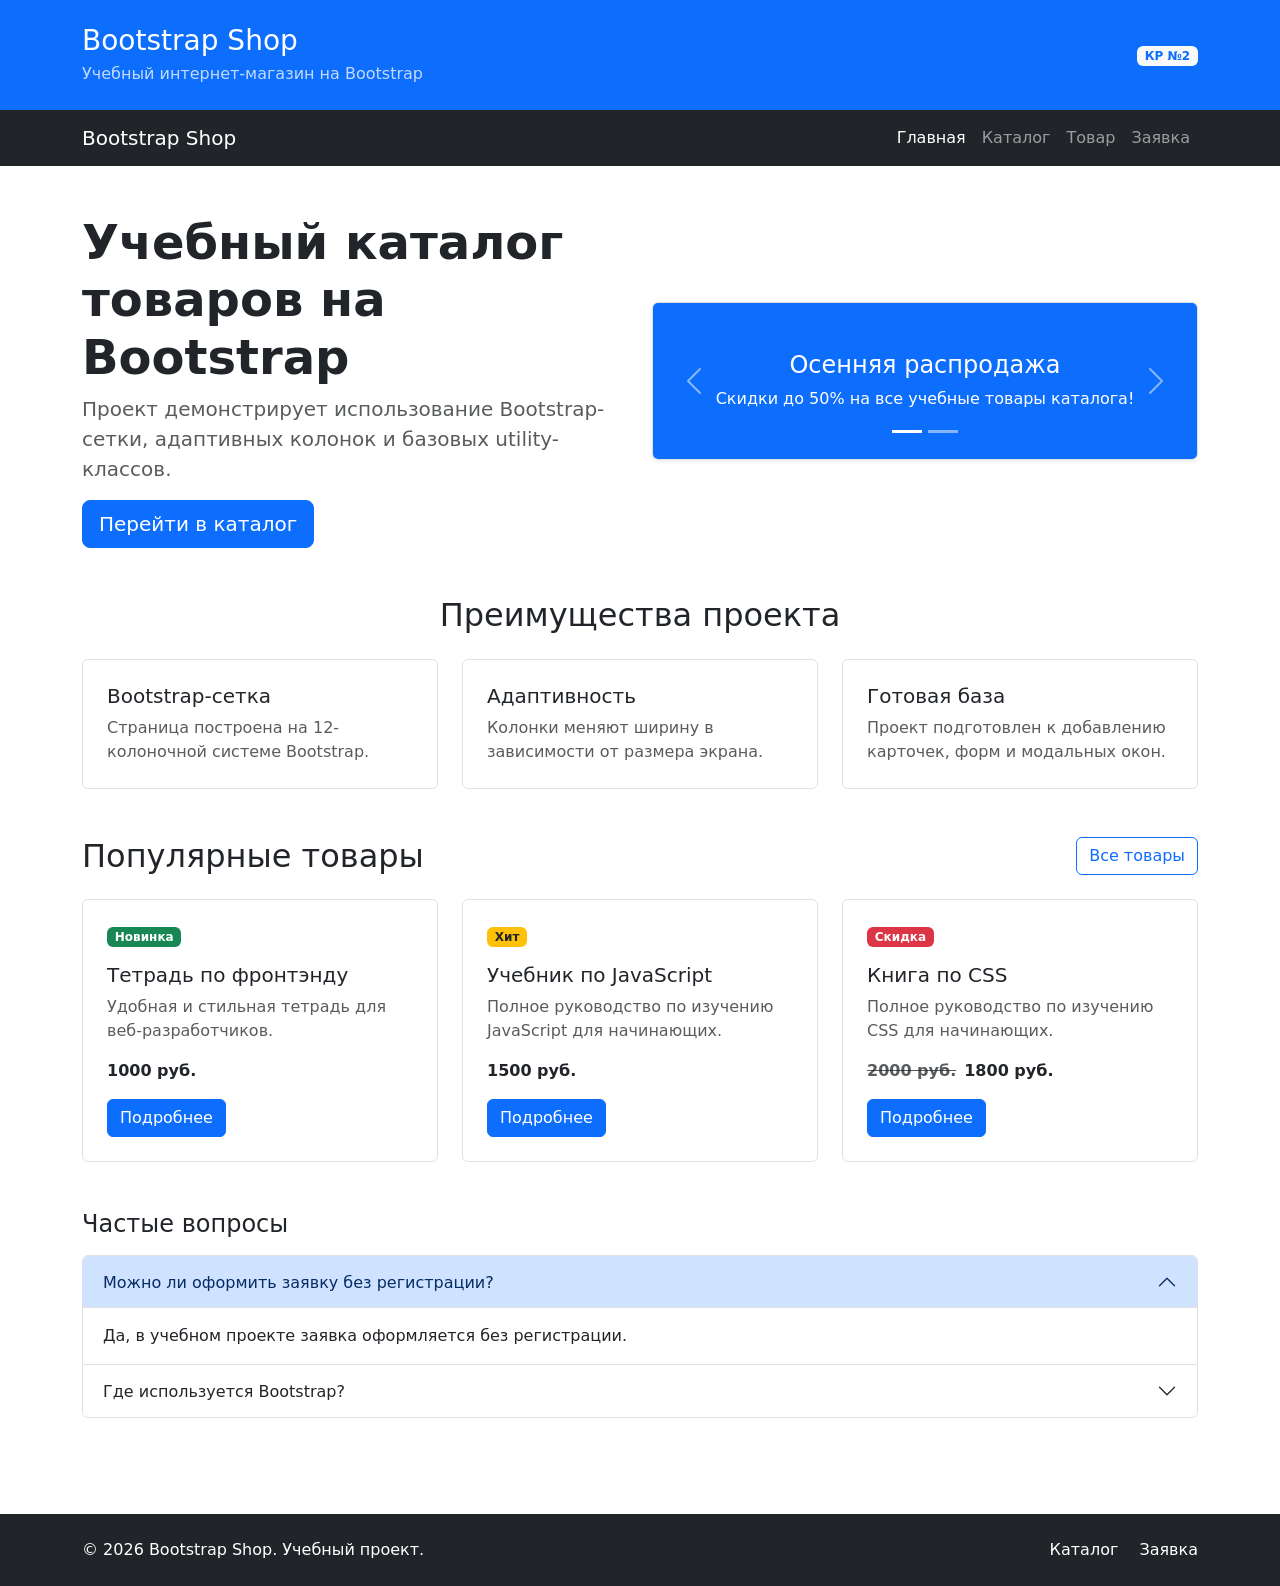
<file: index.html>
<!doctype html>
<html lang="ru">
  <head>
    <link rel="stylesheet" href="vendor/bootstrap/css/bootstrap.min.css" />
    <link rel="stylesheet" href="css/custom.css" />
    <meta charset="UTF-8" />
    <meta name="viewport" content="width=device-width, initial-scale=1.0" />
    <title>Главная — Bootstrap Shop</title>
  </head>
  <body>
    <header class="bg-primary text-white py-4">
      <div class="container">
        <div class="row align-items-center">
          <div class="col-12 col-md-8">
            <h1 class="h3 mb-1">Bootstrap Shop</h1>
            <p class="mb-0 opacity-75">Учебный интернет-магазин на Bootstrap</p>
          </div>

          <div class="col-12 col-md-4 text-md-end mt-3 mt-md-0">
            <span class="badge bg-light text-primary"> КР №2 </span>
          </div>
        </div>
      </div>
    </header>
    <nav class="navbar navbar-expand-lg navbar-dark bg-dark">
      <div class="container">
        <a class="navbar-brand" href="index.html">Bootstrap Shop</a>

        <button
          class="navbar-toggler"
          type="button"
          data-bs-toggle="collapse"
          data-bs-target="#mainNavbar"
          aria-controls="mainNavbar"
          aria-expanded="false"
          aria-label="Переключить навигацию"
        >
          <span class="navbar-toggler-icon"></span>
        </button>

        <div class="collapse navbar-collapse" id="mainNavbar">
          <ul class="navbar-nav ms-auto">
            <li class="nav-item">
              <a class="nav-link active" aria-current="page" href="index.html"
                >Главная</a
              >
            </li>
            <li class="nav-item">
              <a class="nav-link" href="catalog.html">Каталог</a>
            </li>
            <li class="nav-item">
              <a class="nav-link" href="product.html">Товар</a>
            </li>
            <li class="nav-item">
              <a class="nav-link" href="order.html">Заявка</a>
            </li>
          </ul>
        </div>
      </div>
    </nav>
    <main>
      <section class="container my-5">
        <div class="row align-items-center g-4">
          <div class="col-12 col-lg-6">
            <h2 class="display-5 fw-bold">
              Учебный каталог товаров на Bootstrap
            </h2>
            <p class="lead text-muted">
              Проект демонстрирует использование Bootstrap-сетки, адаптивных
              колонок и базовых utility-классов.
            </p>
            <a class="btn btn-primary btn-lg" href="catalog.html">
              Перейти в каталог
            </a>
          </div>

          <div class="col-12 col-lg-6">
            <div
              id="promoCarousel"
              class="carousel slide border rounded shadow-sm overflow-hidden"
              data-bs-ride="carousel"
            >
              <!-- Индикаторы слайдера -->
              <div class="carousel-indicators">
                <button
                  type="button"
                  data-bs-target="#promoCarousel"
                  data-bs-slide-to="0"
                  class="active"
                  aria-current="true"
                  aria-label="Слайд 1"
                ></button>
                <button
                  type="button"
                  data-bs-target="#promoCarousel"
                  data-bs-slide-to="1"
                  aria-label="Слайд 2"
                ></button>
              </div>

              <!-- Слайды -->
              <div class="carousel-inner">
                <div
                  class="carousel-item active bg-primary text-white p-5 text-center"
                >
                  <h3 class="h4">Осенняя распродажа</h3>
                  <p class="mb-0">
                    Скидки до 50% на все учебные товары каталога!
                  </p>
                </div>
                <div class="carousel-item bg-dark text-white p-5 text-center">
                  <h3 class="h4">Новая коллекция</h3>
                  <p class="mb-0">Поступление новых позиций уже на сайте.</p>
                </div>
              </div>

              <button
                class="carousel-control-prev"
                type="button"
                data-bs-target="#promoCarousel"
                data-bs-slide="prev"
              >
                <span
                  class="carousel-control-prev-icon"
                  aria-hidden="true"
                ></span>
                <span class="visually-hidden">Предыдущий</span>
              </button>
              <button
                class="carousel-control-next"
                type="button"
                data-bs-target="#promoCarousel"
                data-bs-slide="next"
              >
                <span
                  class="carousel-control-next-icon"
                  aria-hidden="true"
                ></span>
                <span class="visually-hidden">Следующий</span>
              </button>
            </div>
          </div>
        </div>
      </section>
      <section class="container my-5">
        <h2 class="text-center mb-4">Преимущества проекта</h2>

        <div class="row g-4">
          <div class="col-12 col-md-4">
            <div class="p-4 border rounded h-100 bg-white">
              <h3 class="h5">Bootstrap-сетка</h3>
              <p class="mb-0 text-muted">
                Страница построена на 12-колоночной системе Bootstrap.
              </p>
            </div>
          </div>

          <div class="col-12 col-md-4">
            <div class="p-4 border rounded h-100 bg-white">
              <h3 class="h5">Адаптивность</h3>
              <p class="mb-0 text-muted">
                Колонки меняют ширину в зависимости от размера экрана.
              </p>
            </div>
          </div>

          <div class="col-12 col-md-4">
            <div class="p-4 border rounded h-100 bg-white">
              <h3 class="h5">Готовая база</h3>
              <p class="mb-0 text-muted">
                Проект подготовлен к добавлению карточек, форм и модальных окон.
              </p>
            </div>
          </div>
        </div>
      </section>

      <section class="container my-5">
        <div class="d-flex justify-content-between align-items-center mb-4">
          <h2 class="mb-0">Популярные товары</h2>
          <a class="btn btn-outline-primary" href="catalog.html">
            Все товары
          </a>
        </div>

        <div class="row g-4">
          <div class="col-12 col-md-6 col-lg-4">
            <div class="border rounded h-100 p-4">
              <span class="badge bg-success mb-3">Новинка</span>
              <h3 class="h5">Тетрадь по фронтэнду</h3>
              <p class="text-muted">Удобная и стильная тетрадь для веб-разработчиков.</p>
              <p class="fw-bold mb-3">1000 руб.</p>
              <a class="btn btn-primary" href="product.html"> Подробнее </a>
            </div>
          </div>

          <div class="col-12 col-md-6 col-lg-4">
            <div class="border rounded h-100 p-4">
              <span class="badge bg-warning text-dark mb-3">Хит</span>
              <h3 class="h5">Учебник по JavaScript</h3>
              <p class="text-muted">Полное руководство по изучению JavaScript для начинающих.</p>
              <p class="fw-bold mb-3">1500 руб.</p>
              <a class="btn btn-primary" href="product.html"> Подробнее </a>
            </div>
          </div>

          <div class="col-12 col-md-6 col-lg-4">
            <div class="border rounded h-100 p-4">
              <span class="badge bg-danger mb-3">Скидка</span>
              <h3 class="h5">Книга по CSS</h3>
              <p class="text-muted">Полное руководство по изучению CSS для начинающих.</p>
              <p class="fw-bold mb-3"><del class="text-muted me-2">2000 руб.</del>1800 руб.</p>
              <a class="btn btn-primary" href="product.html"> Подробнее </a>
            </div>
          </div>
        </div>
      </section>

      <section class="container my-5">
        <h2 class="h4 mb-3">Частые вопросы</h2>

        <div class="accordion" id="faqAccordion">
          <div class="accordion-item">
            <h3 class="accordion-header">
              <button
                class="accordion-button"
                type="button"
                data-bs-toggle="collapse"
                data-bs-target="#faqOne"
                aria-expanded="true"
                aria-controls="faqOne"
              >
                Можно ли оформить заявку без регистрации?
              </button>
            </h3>
            <div
              id="faqOne"
              class="accordion-collapse collapse show"
              data-bs-parent="#faqAccordion"
            >
              <div class="accordion-body">
                Да, в учебном проекте заявка оформляется без регистрации.
              </div>
            </div>
          </div>

          <div class="accordion-item">
            <h3 class="accordion-header">
              <button
                class="accordion-button collapsed"
                type="button"
                data-bs-toggle="collapse"
                data-bs-target="#faqTwo"
                aria-expanded="false"
                aria-controls="faqTwo"
              >
                Где используется Bootstrap?
              </button>
            </h3>
            <div
              id="faqTwo"
              class="accordion-collapse collapse"
              data-bs-parent="#faqAccordion"
            >
              <div class="accordion-body">
                Bootstrap используется для сетки, карточек, форм, навигации,
                сообщений и модальных окон.
              </div>
            </div>
          </div>
        </div>
      </section>
    </main>
    <footer class="bg-dark text-white py-4 mt-5">
      <div class="container">
        <div class="row align-items-center g-3">
          <div class="col-12 col-md-6">
            <p class="mb-0">&copy; 2026 Bootstrap Shop. Учебный проект.</p>
          </div>

          <div class="col-12 col-md-6 text-md-end">
            <a class="text-white text-decoration-none me-3" href="catalog.html">
              Каталог
            </a>
            <a class="text-white text-decoration-none" href="order.html">
              Заявка
            </a>
          </div>
        </div>
      </div>
    </footer>
    <script src="vendor/bootstrap/js/bootstrap.bundle.min.js"></script>
  </body>
</html>
</file>
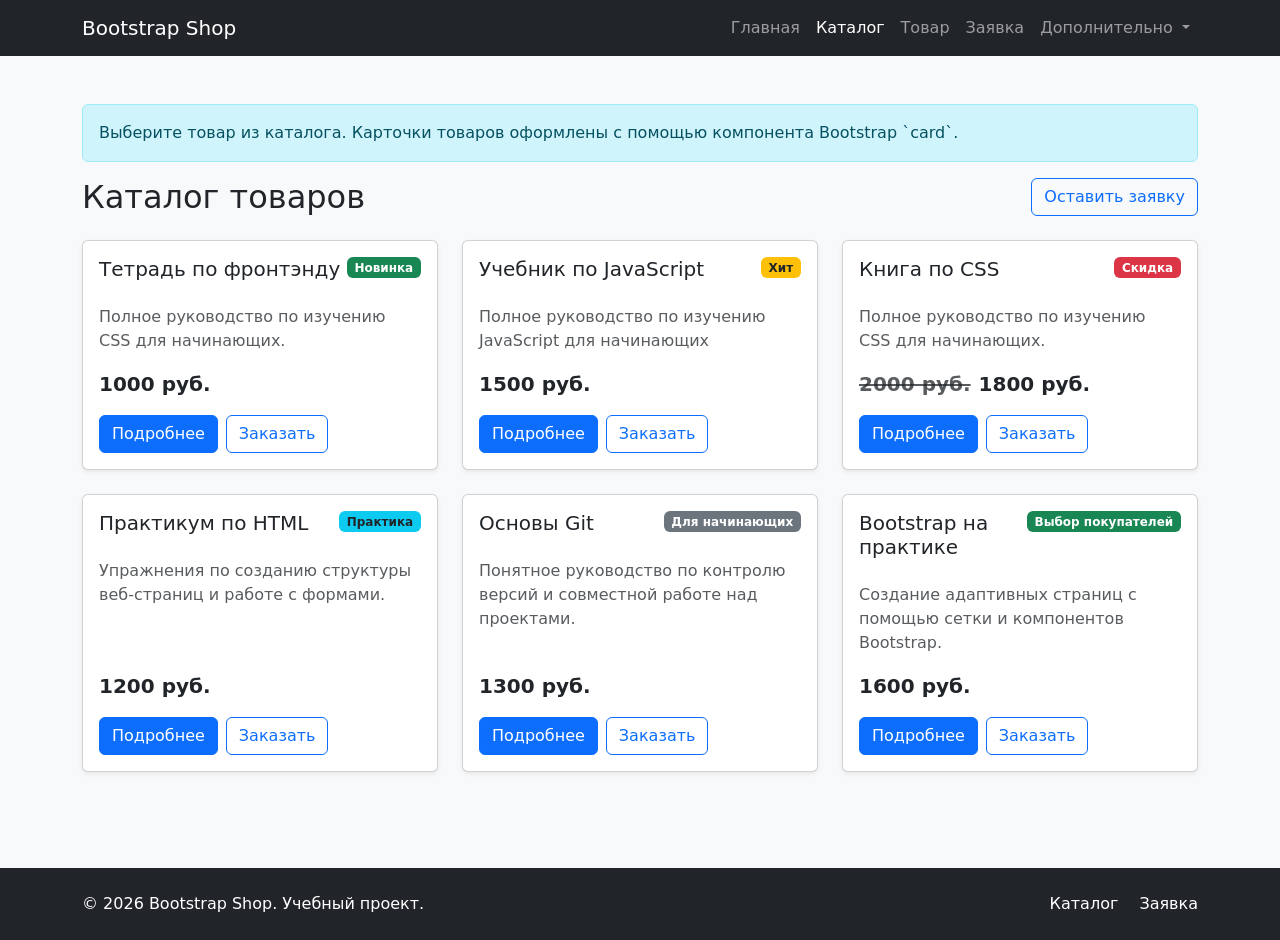
<file: catalog.html>
<!doctype html>
<html lang="ru">
  <head>
    <meta charset="UTF-8" />
    <meta name="viewport" content="width=device-width, initial-scale=1.0" />
    <title>Каталог — Bootstrap Shop</title>

    <link rel="stylesheet" href="vendor/bootstrap/css/bootstrap.min.css" />
    <link rel="stylesheet" href="css/custom.css" />
  </head>
  <body class="bg-light">
    <nav class="navbar navbar-expand-lg navbar-dark bg-dark">
      <div class="container">
        <a class="navbar-brand" href="index.html">Bootstrap Shop</a>

        <button
          class="navbar-toggler"
          type="button"
          data-bs-toggle="collapse"
          data-bs-target="#mainNavbar"
          aria-controls="mainNavbar"
          aria-expanded="false"
          aria-label="Переключить навигацию"
        >
          <span class="navbar-toggler-icon"></span>
        </button>

        <div class="collapse navbar-collapse" id="mainNavbar">
          <ul class="navbar-nav ms-auto">
            <li class="nav-item">
              <a class="nav-link" href="index.html">Главная</a>
            </li>

            <li class="nav-item">
              <a class="nav-link active" aria-current="page" href="catalog.html"
                >Каталог</a
              >
            </li>

            <li class="nav-item">
              <a class="nav-link" href="product.html">Товар</a>
            </li>

            <li class="nav-item">
              <a class="nav-link" href="order.html">Заявка</a>
            </li>

            <li class="nav-item dropdown">
              <a
                class="nav-link dropdown-toggle"
                href="#"
                role="button"
                data-bs-toggle="dropdown"
                aria-expanded="false"
              >
                Дополнительно
              </a>
              <ul class="dropdown-menu">
                <li>
                  <a class="dropdown-item" href="catalog.html">Все товары</a>
                </li>
                <li>
                  <a class="dropdown-item" href="order.html">Оформить заявку</a>
                </li>
                <li>
                  <a class="dropdown-item" href="index.html#popular"
                    >Популярное</a
                  >
                </li>
              </ul>
            </li>
          </ul>
        </div>
      </div>
    </nav>

    <main class="container my-5">
      <div class="alert alert-info" role="alert">
        Выберите товар из каталога. Карточки товаров оформлены с помощью
        компонента Bootstrap `card`.
      </div>

      <div class="d-flex justify-content-between align-items-center mb-4">
        <h1 class="h2 mb-0">Каталог товаров</h1>
        <a class="btn btn-outline-primary" href="order.html">
          Оставить заявку
        </a>
      </div>

      <div class="row g-4">
        <div class="col-12 col-md-6 col-lg-4">
          <div class="card h-100 shadow-sm">
            <div class="card-body d-flex flex-column">
              <div
                class="d-flex justify-content-between align-items-start mb-3"
              >
                <h2 class="card-title h5">Тетрадь по фронтэнду</h2>
                <span class="badge bg-success">Новинка</span>
              </div>

              <p class="card-text text-muted">
                Полное руководство по изучению CSS для начинающих.
              </p>

              <p class="fw-bold fs-5 mt-auto">1000 руб.</p>

              <div class="d-flex gap-2">
                <a class="btn btn-primary" href="product.html">Подробнее</a>
                <button
                  class="btn btn-outline-primary"
                  type="button"
                  data-bs-toggle="modal"
                  data-bs-target="#orderModal"
                >
                  Заказать
                </button>
              </div>
            </div>
          </div>
        </div>
        
        <div class="col-12 col-md-6 col-lg-4">
          <div class="card h-100 shadow-sm">
            <div class="card-body d-flex flex-column">
              <div
                class="d-flex justify-content-between align-items-start mb-3"
              >
                <h2 class="card-title h5">Учебник по JavaScript</h2>
                <span class="badge bg-warning text-dark">Хит</span>
              </div>

              <p class="card-text text-muted">
                Полное руководство по изучению JavaScript для начинающих
              </p>

              <p class="fw-bold fs-5 mt-auto">1500 руб.</p>

              <div class="d-flex gap-2">
                <a class="btn btn-primary" href="product.html">Подробнее</a>
                <button
                  class="btn btn-outline-primary"
                  type="button"
                  data-bs-toggle="modal"
                  data-bs-target="#orderModal"
                >
                  Заказать
                </button>
              </div>
            </div>
          </div>
        </div>

        <div class="col-12 col-md-6 col-lg-4">
          <div class="card h-100 shadow-sm">
            <div class="card-body d-flex flex-column">
              <div
                class="d-flex justify-content-between align-items-start mb-3"
              >
                <h2 class="card-title h5">Книга по CSS</h2>
                <span class="badge bg-danger">Скидка</span>
              </div>

              <p class="card-text text-muted">
                Полное руководство по изучению CSS для начинающих.
              </p>

              <p class="fw-bold fs-5 mt-auto"><del class="text-muted me-2">2000 руб.</del>1800 руб.</p>

              <div class="d-flex gap-2">
                <a class="btn btn-primary" href="product.html">Подробнее</a>
                <button
                  class="btn btn-outline-primary"
                  type="button"
                  data-bs-toggle="modal"
                  data-bs-target="#orderModal"
                >
                  Заказать
                </button>
              </div>
            </div>
          </div>
        </div>
        <div class="col-12 col-md-6 col-lg-4">
          <div class="card h-100 shadow-sm">
            <div class="card-body d-flex flex-column">
              <div class="d-flex justify-content-between align-items-start mb-3">
                <h2 class="card-title h5">Практикум по HTML</h2>
                <span class="badge bg-info text-dark">Практика</span>
              </div>
              <p class="card-text text-muted">
                Упражнения по созданию структуры веб-страниц и работе с формами.
              </p>
              <p class="fw-bold fs-5 mt-auto">1200 руб.</p>
              <div class="d-flex gap-2">
                <a class="btn btn-primary" href="product.html">Подробнее</a>
                <button class="btn btn-outline-primary" type="button" data-bs-toggle="modal" data-bs-target="#orderModal">
                  Заказать
                </button>
              </div>
            </div>
          </div>
        </div>

        <div class="col-12 col-md-6 col-lg-4">
          <div class="card h-100 shadow-sm">
            <div class="card-body d-flex flex-column">
              <div class="d-flex justify-content-between align-items-start mb-3">
                <h2 class="card-title h5">Основы Git</h2>
                <span class="badge bg-secondary">Для начинающих</span>
              </div>
              <p class="card-text text-muted">
                Понятное руководство по контролю версий и совместной работе над проектами.
              </p>
              <p class="fw-bold fs-5 mt-auto">1300 руб.</p>
              <div class="d-flex gap-2">
                <a class="btn btn-primary" href="product.html">Подробнее</a>
                <button class="btn btn-outline-primary" type="button" data-bs-toggle="modal" data-bs-target="#orderModal">
                  Заказать
                </button>
              </div>
            </div>
          </div>
        </div>

        <div class="col-12 col-md-6 col-lg-4">
          <div class="card h-100 shadow-sm">
            <div class="card-body d-flex flex-column">
              <div class="d-flex justify-content-between align-items-start mb-3">
                <h2 class="card-title h5">Bootstrap на практике</h2>
                <span class="badge bg-success">Выбор покупателей</span>
              </div>
              <p class="card-text text-muted">
                Создание адаптивных страниц с помощью сетки и компонентов Bootstrap.
              </p>
              <p class="fw-bold fs-5 mt-auto">1600 руб.</p>
              <div class="d-flex gap-2">
                <a class="btn btn-primary" href="product.html">Подробнее</a>
                <button class="btn btn-outline-primary" type="button" data-bs-toggle="modal" data-bs-target="#orderModal">
                  Заказать
                </button>
              </div>
            </div>
          </div>
        </div>
      </div>
    </main>
    <div
      class="modal fade"
      id="orderModal"
      tabindex="-1"
      aria-labelledby="orderModalLabel"
      aria-hidden="true"
    >
      <div class="modal-dialog">
        <div class="modal-content">
          <div class="modal-header">
            <h2 class="modal-title h5" id="orderModalLabel">Быстрая заявка</h2>
            <button
              type="button"
              class="btn-close"
              data-bs-dismiss="modal"
              aria-label="Закрыть"
            ></button>
          </div>

          <div class="modal-body">
            <p class="text-muted">
              Оставьте контактные данные, и менеджер свяжется с вами.
            </p>

            <form>
              <div class="mb-3">
                <label for="modal-name" class="form-label">Имя</label>
                <input
                  id="modal-name"
                  type="text"
                  class="form-control"
                  required
                />
              </div>

              <div class="mb-3">
                <label for="modal-phone" class="form-label">Телефон</label>
                <input
                  id="modal-phone"
                  type="tel"
                  class="form-control"
                  required
                />
              </div>

              <div class="form-check mb-3">
                <input
                  id="modal-agree"
                  class="form-check-input"
                  type="checkbox"
                  required
                />
                <label class="form-check-label" for="modal-agree">
                  Согласен на обработку данных
                </label>
              </div>
            </form>
          </div>

          <div class="modal-footer">
            <button
              type="button"
              class="btn btn-secondary"
              data-bs-dismiss="modal"
            >
              Закрыть
            </button>
            <button type="button" class="btn btn-primary">Отправить</button>
          </div>
        </div>
      </div>
    </div>
    <footer class="bg-dark text-white py-4 mt-5">
      <div class="container">
        <div class="row align-items-center g-3">
          <div class="col-12 col-md-6">
            <p class="mb-0">&copy; 2026 Bootstrap Shop. Учебный проект.</p>
          </div>

          <div class="col-12 col-md-6 text-md-end">
            <a class="text-white text-decoration-none me-3" href="catalog.html">
              Каталог
            </a>
            <a class="text-white text-decoration-none" href="order.html">
              Заявка
            </a>
          </div>
        </div>
      </div>
    </footer>
    <script src="vendor/bootstrap/js/bootstrap.bundle.min.js"></script>
  </body>
</html>
</file>
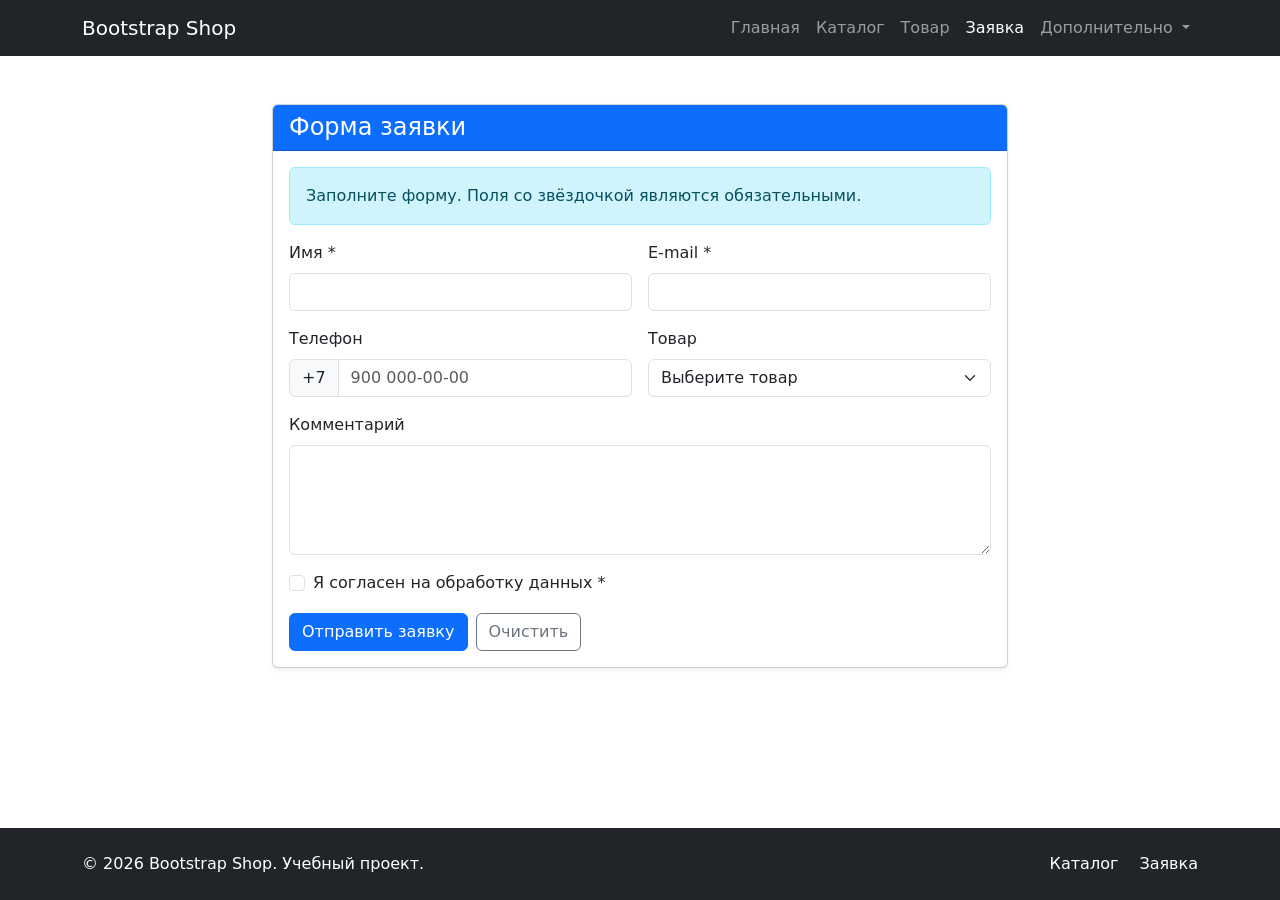
<file: order.html>
<!doctype html>
<html lang="ru">
  <head>
    <link rel="stylesheet" href="vendor/bootstrap/css/bootstrap.min.css" />
    <link rel="stylesheet" href="css/custom.css" />

    <meta charset="UTF-8" />
    <meta name="viewport" content="width=device-width, initial-scale=1.0" />
    <title>Оформление заявки — Bootstrap Shop</title>
  </head>
  <body>
    <nav class="navbar navbar-expand-lg navbar-dark bg-dark">
      <div class="container">
        <a class="navbar-brand" href="index.html">Bootstrap Shop</a>

        <button
          class="navbar-toggler"
          type="button"
          data-bs-toggle="collapse"
          data-bs-target="#mainNavbar"
          aria-controls="mainNavbar"
          aria-expanded="false"
          aria-label="Переключить навигацию"
        >
          <span class="navbar-toggler-icon"></span>
        </button>

        <div class="collapse navbar-collapse" id="mainNavbar">
          <ul class="navbar-nav ms-auto">
            <li class="nav-item">
              <a class="nav-link" href="index.html">Главная</a>
            </li>

            <li class="nav-item">
              <a class="nav-link" href="catalog.html">Каталог</a>
            </li>

            <li class="nav-item">
              <a class="nav-link" href="product.html">Товар</a>
            </li>

            <li class="nav-item">
              <a class="nav-link active" aria-current="page" href="order.html"
                >Заявка</a
              >
            </li>

            <li class="nav-item dropdown">
              <a
                class="nav-link dropdown-toggle"
                href="#"
                role="button"
                data-bs-toggle="dropdown"
                aria-expanded="false"
              >
                Дополнительно
              </a>
              <ul class="dropdown-menu">
                <li>
                  <a class="dropdown-item" href="catalog.html">Все товары</a>
                </li>
                <li>
                  <a class="dropdown-item" href="order.html">Оформить заявку</a>
                </li>
                <li>
                  <a class="dropdown-item" href="index.html#popular"
                    >Популярное</a
                  >
                </li>
              </ul>
            </li>
          </ul>
        </div>
      </div>
    </nav>

    <main class="container my-5">
      <div class="row justify-content-center">
        <div class="col-12 col-lg-8">
          <div class="card shadow-sm">
            <div class="card-header bg-primary text-white">
              <h1 class="h4 mb-0">Форма заявки</h1>
            </div>

            <div class="card-body">
              <div class="alert alert-info" role="alert">
                Заполните форму. Поля со звёздочкой являются обязательными.
              </div>

              <form>
                <div class="row g-3">
                  <div class="col-12 col-md-6">
                    <label for="order-name" class="form-label">Имя *</label>
                    <input
                      id="order-name"
                      name="name"
                      type="text"
                      class="form-control"
                      required
                    />
                  </div>

                  <div class="col-12 col-md-6">
                    <label for="order-email" class="form-label">E-mail *</label>
                    <input
                      id="order-email"
                      name="email"
                      type="email"
                      class="form-control"
                      required
                    />
                  </div>

                  <div class="col-12 col-md-6">
                    <label for="order-phone" class="form-label">Телефон</label>
                    <div class="input-group">
                      <span class="input-group-text">+7</span>
                      <input
                        id="order-phone"
                        name="phone"
                        type="tel"
                        class="form-control"
                        placeholder="900 000-00-00"
                      />
                    </div>
                  </div>

                  <div class="col-12 col-md-6">
                    <label for="order-product" class="form-label">Товар</label>
                    <select
                      id="order-product"
                      name="product"
                      class="form-select"
                    >
                      <option selected>Выберите товар</option>
                      <option value="product-1">Тетрадь по фронтэнду</option>
                      <option value="product-2">Товар 2</option>
                      <option value="product-3">Товар 3</option>
                    </select>
                  </div>

                  <div class="col-12">
                    <label for="order-comment" class="form-label"
                      >Комментарий</label
                    >
                    <textarea
                      id="order-comment"
                      name="comment"
                      class="form-control"
                      rows="4"
                    ></textarea>
                  </div>

                  <div class="col-12">
                    <div class="form-check">
                      <input
                        id="order-agree"
                        class="form-check-input"
                        type="checkbox"
                        required
                      />
                      <label class="form-check-label" for="order-agree">
                        Я согласен на обработку данных *
                      </label>
                    </div>
                  </div>

                  <div class="col-12 d-flex gap-2">
                    <button class="btn btn-primary" type="submit">
                      Отправить заявку
                    </button>
                    <button class="btn btn-outline-secondary" type="reset">
                      Очистить
                    </button>
                  </div>
                </div>
              </form>
            </div>
          </div>
        </div>
      </div>
    </main>
    <footer class="bg-dark text-white py-4 mt-5">
      <div class="container">
        <div class="row align-items-center g-3">
          <div class="col-12 col-md-6">
            <p class="mb-0">&copy; 2026 Bootstrap Shop. Учебный проект.</p>
          </div>

          <div class="col-12 col-md-6 text-md-end">
            <a class="text-white text-decoration-none me-3" href="catalog.html">
              Каталог
            </a>
            <a class="text-white text-decoration-none" href="order.html">
              Заявка
            </a>
          </div>
        </div>
      </div>
    </footer>
    <script src="vendor/bootstrap/js/bootstrap.bundle.min.js"></script>
  </body>
</html>
</file>
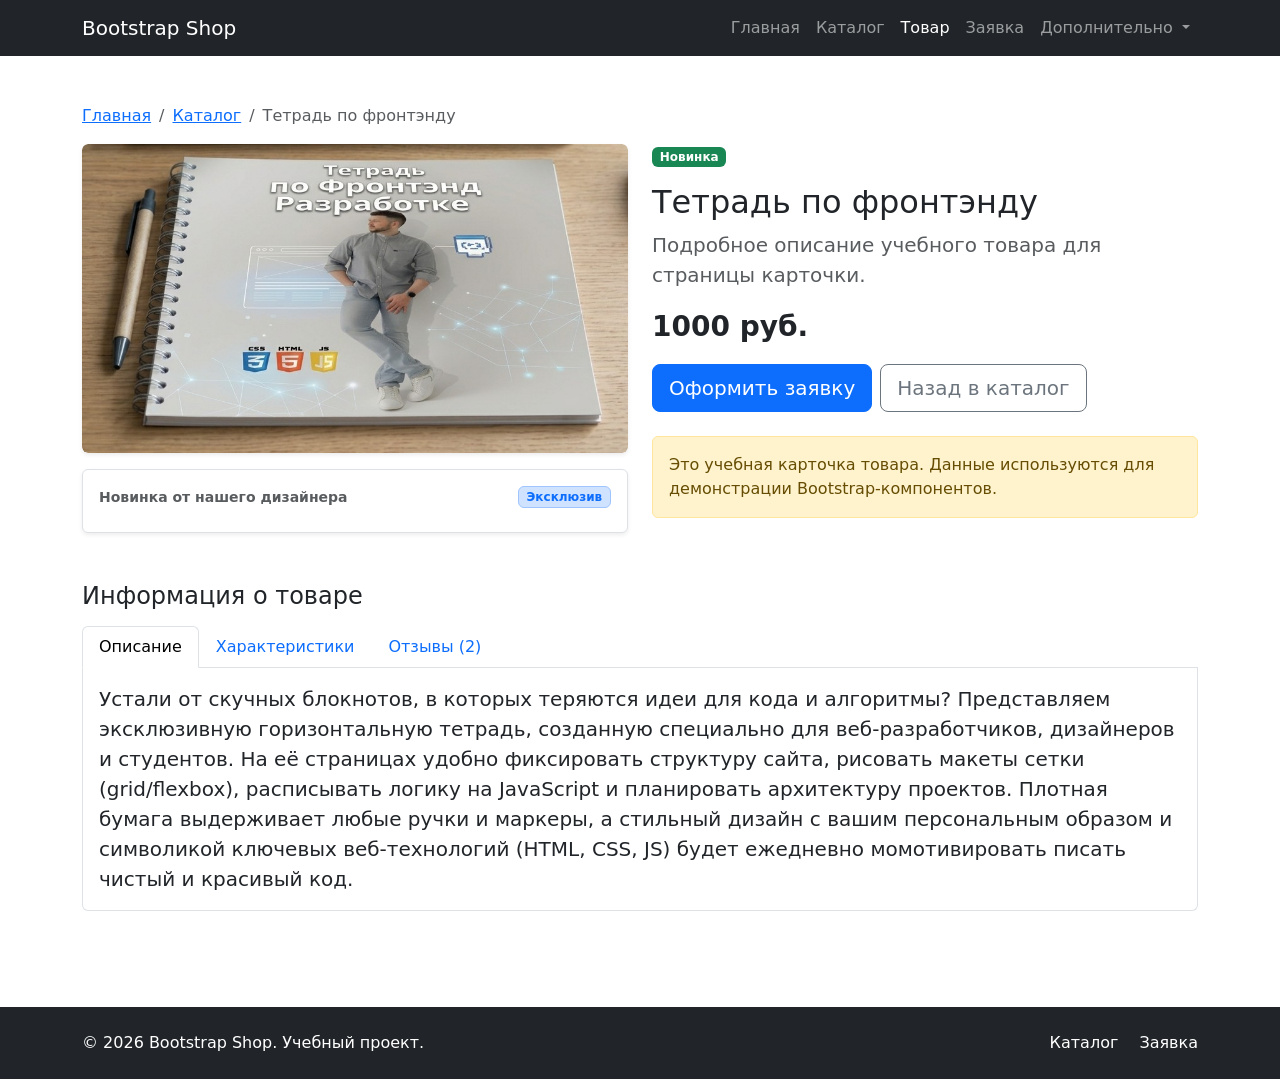
<file: product.html>
<!doctype html>
<html lang="ru">
  <head>
    <link rel="stylesheet" href="vendor/bootstrap/css/bootstrap.min.css" />
    <link rel="stylesheet" href="css/custom.css" />

    <meta charset="UTF-8" />
    <meta name="viewport" content="width=device-width, initial-scale=1.0" />
    <title>Товар 1 — Bootstrap Shop</title>
  </head>
  <body>
    <nav class="navbar navbar-expand-lg navbar-dark bg-dark">
      <div class="container">
        <a class="navbar-brand" href="index.html">Bootstrap Shop</a>

        <button
          class="navbar-toggler"
          type="button"
          data-bs-toggle="collapse"
          data-bs-target="#mainNavbar"
          aria-controls="mainNavbar"
          aria-expanded="false"
          aria-label="Переключить навигацию"
        >
          <span class="navbar-toggler-icon"></span>
        </button>

        <div class="collapse navbar-collapse" id="mainNavbar">
          <ul class="navbar-nav ms-auto">
            <li class="nav-item">
              <a class="nav-link" href="index.html">Главная</a>
            </li>

            <li class="nav-item">
              <a class="nav-link" href="catalog.html">Каталог</a>
            </li>

            <li class="nav-item">
              <a class="nav-link active" aria-current="page" href="product.html"
                >Товар</a
              >
            </li>

            <li class="nav-item">
              <a class="nav-link" href="order.html">Заявка</a>
            </li>

            <li class="nav-item dropdown">
              <a
                class="nav-link dropdown-toggle"
                href="#"
                role="button"
                data-bs-toggle="dropdown"
                aria-expanded="false"
              >
                Дополнительно
              </a>
              <ul class="dropdown-menu">
                <li>
                  <a class="dropdown-item" href="catalog.html">Все товары</a>
                </li>
                <li>
                  <a class="dropdown-item" href="order.html">Оформить заявку</a>
                </li>
                <li>
                  <a class="dropdown-item" href="index.html#popular"
                    >Популярное</a
                  >
                </li>
              </ul>
            </li>
          </ul>
        </div>
      </div>
    </nav>
    <main class="container my-5">
      <nav aria-label="breadcrumb">
        <ol class="breadcrumb">
          <li class="breadcrumb-item"><a href="index.html">Главная</a></li>
          <li class="breadcrumb-item"><a href="catalog.html">Каталог</a></li>
          <li class="breadcrumb-item active" aria-current="page">
            Тетрадь по фронтэнду
          </li>
        </ol>
      </nav>

      <div class="row g-4">
        <div class="col-12 col-lg-6">
          <div class="card shadow-sm border-0 overflow-hidden mb-3">
            <img
              src="images/product1.jpg"
              class="img-fluid rounded"
              alt="Дора — Боже, храни кьют-рок"
            />
          </div>
          <div class="p-3 bg-white border rounded shadow-sm">
            <div class="d-flex justify-content-between align-items-center mb-2">
              <span class="small fw-bold text-muted"
                >Новинка от нашего дизайнера</span
              >
              <span
                class="badge bg-primary-subtle text-primary border border-primary-subtle"
                >Эксклюзив</span
              >
            </div>
          </div>
        </div>

        <div class="col-12 col-lg-6">
          <span class="badge bg-success mb-3">Новинка</span>
          <h1 class="h2">Тетрадь по фронтэнду</h1>
          <p class="lead text-muted">
            Подробное описание учебного товара для страницы карточки.
          </p>

          <p class="fs-3 fw-bold">1000 руб.</p>

          <div class="d-flex gap-2 mb-4">
            <a class="btn btn-primary btn-lg" href="order.html">
              Оформить заявку
            </a>
            <a class="btn btn-outline-secondary btn-lg" href="catalog.html">
              Назад в каталог
            </a>
          </div>

          <div class="alert alert-warning" role="alert">
            Это учебная карточка товара. Данные используются для демонстрации
            Bootstrap-компонентов.
          </div>
        </div>
      </div>

      <section class="mt-5">
        <h2 class="h4 mb-3">Информация о товаре</h2>

        <ul class="nav nav-tabs" id="productTab" role="tablist">
          <li class="nav-item" role="presentation">
            <button
              class="nav-link active"
              id="desc-tab"
              data-bs-toggle="tab"
              data-bs-target="#desc-tab-pane"
              type="button"
              role="tab"
              aria-controls="desc-tab-pane"
              aria-selected="true"
            >
              Описание
            </button>
          </li>
          <li class="nav-item" role="presentation">
            <button
              class="nav-link"
              id="specs-tab"
              data-bs-toggle="tab"
              data-bs-target="#specs-tab-pane"
              type="button"
              role="tab"
              aria-controls="specs-tab-pane"
              aria-selected="false"
            >
              Характеристики
            </button>
          </li>
          <li class="nav-item" role="presentation">
            <button
              class="nav-link"
              id="reviews-tab"
              data-bs-toggle="tab"
              data-bs-target="#reviews-tab-pane"
              type="button"
              role="tab"
              aria-controls="reviews-tab-pane"
              aria-selected="false"
            >
              Отзывы (2)
            </button>
          </li>
        </ul>

        <div
          class="tab-content border border-top-0 rounded-bottom p-3 bg-white"
          id="productTabContent"
        >
          <div
            class="tab-pane fade show active"
            id="desc-tab-pane"
            role="tabpanel"
            aria-labelledby="desc-tab"
            tabindex="0"
          >
            <p class="mb-0" style="font-size: 20px;">
              Устали от скучных блокнотов, в которых теряются идеи для кода и
              алгоритмы? Представляем эксклюзивную горизонтальную тетрадь,
              созданную специально для веб-разработчиков, дизайнеров и
              студентов. На её страницах удобно фиксировать структуру сайта,
              рисовать макеты сетки (grid/flexbox), расписывать логику на
              JavaScript и планировать архитектуру проектов. Плотная бумага
              выдерживает любые ручки и маркеры, а стильный дизайн с вашим
              персональным образом и символикой ключевых веб-технологий (HTML,
              CSS, JS) будет ежедневно момотивировать писать чистый и красивый
              код.
            </p>
          </div>

          <div
            class="tab-pane fade"
            id="specs-tab-pane"
            role="tabpanel"
            aria-labelledby="specs-tab"
            tabindex="0"
          >
            <div class="table-responsive">
              <table
                class="table table-striped table-bordered align-middle mb-0"
              >
                <tbody>
                  <tr>
                    <th scope="row">Категория</th>
                    <td>Учебные товары</td>
                  </tr>
                  <tr>
                    <th scope="row">Цена</th>
                    <td>1000 руб.</td>
                  </tr>
                  <tr>
                    <th scope="row">Наличие</th>
                    <td>В наличии</td>
                  </tr>
                </tbody>
              </table>
            </div>
          </div>

          <div
            class="tab-pane fade"
            id="reviews-tab-pane"
            role="tabpanel"
            aria-labelledby="reviews-tab"
            tabindex="0"
          >
            <div class="mb-3 border-bottom pb-2">
              <strong>Алексей</strong>
              <span class="text-muted fs-7">— 12.10.2026</span>
              <p class="mb-0">
                Отличный учебный товар, все соответствует описанию!
              </p>
            </div>
            <div>
              <strong>Мария</strong>
              <span class="text-muted fs-7">— 15.10.2026</span>
              <p class="mb-0">Быстрая доставка и хорошее качество.</p>
            </div>
          </div>
        </div>
      </section>
    </main>
    <footer class="bg-dark text-white py-4 mt-5">
      <div class="container">
        <div class="row align-items-center g-3">
          <div class="col-12 col-md-6">
            <p class="mb-0">&copy; 2026 Bootstrap Shop. Учебный проект.</p>
          </div>

          <div class="col-12 col-md-6 text-md-end">
            <a class="text-white text-decoration-none me-3" href="catalog.html">
              Каталог
            </a>
            <a class="text-white text-decoration-none" href="order.html">
              Заявка
            </a>
          </div>
        </div>
      </div>
    </footer>
    <script src="vendor/bootstrap/js/bootstrap.bundle.min.js"></script>
  </body>
</html>
</file>
<file: css/custom.css>
body {
  min-height: 100vh;
}

.placeholder-box {
  min-height: 240px;
}

.placeholder-image {
  min-height: 320px;
}

.card-img-top {
  height: 180px;
  object-fit: cover;
}

body {
  min-height: 100vh;
  display: flex;
  flex-direction: column;
}

main {
  flex: 1 0 auto;
}

.placeholder-image {
  min-height: 320px;
}

.card-img-top {
  height: 180px;
  object-fit: cover;
}

.product-img {
  max-height: 400px;
  width: 100%;
  object-fit: cover;
}
</file>
